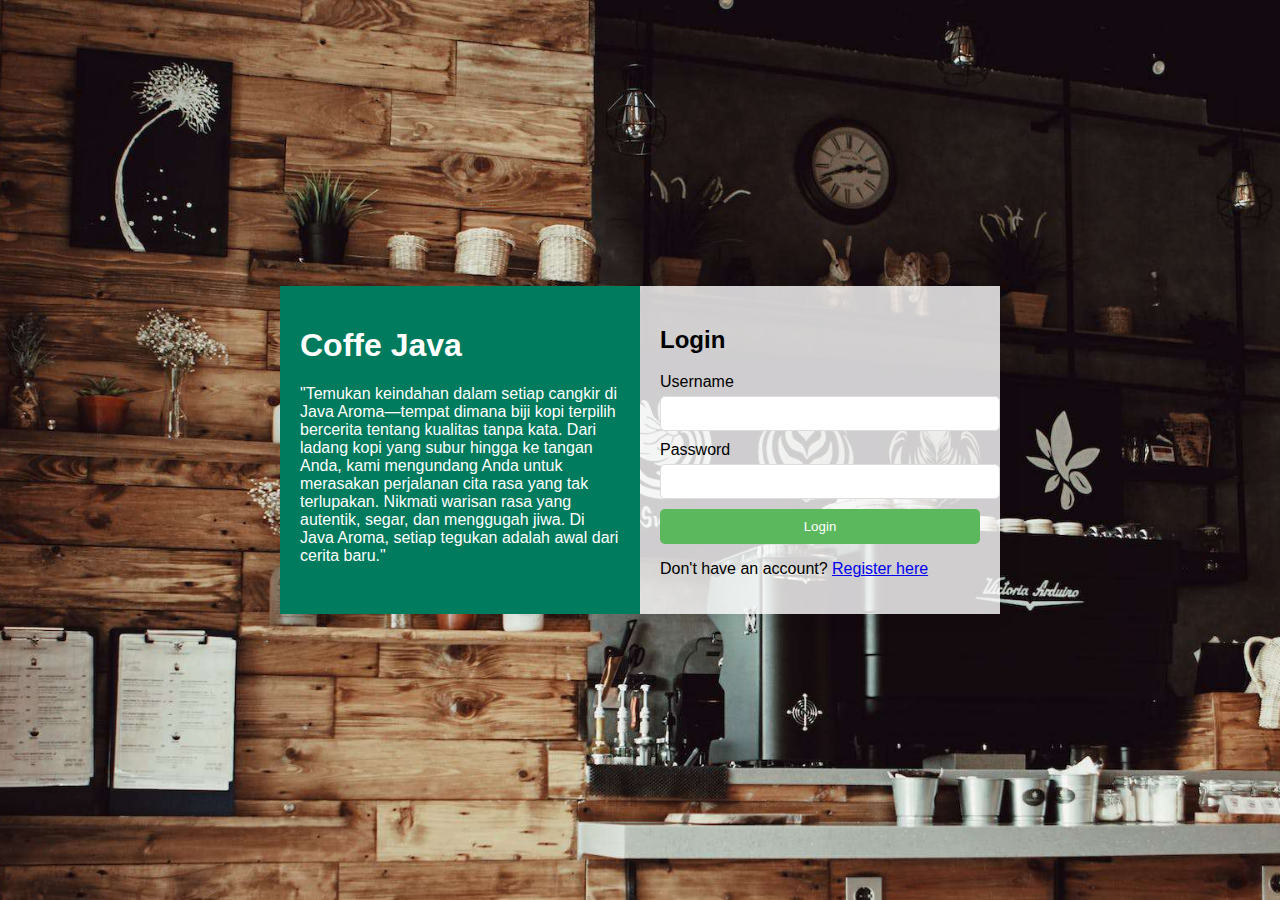
<file: index.html>
<!DOCTYPE html>
<html lang="en" style="height: 100%; margin: 0;">
<head>
<meta charset="UTF-8">
<meta name="viewport" content="width=device-width, initial-scale=1.0">
<title>Kopi Corner - Login & Register</title>
<link rel="stylesheet" href="styles.css">
</head>
<body>
  
<div class="container">
  <div class="info">
    <h1>Coffe Java</h1>
    <p>"Temukan keindahan dalam setiap cangkir di Java Aroma—tempat dimana biji kopi terpilih bercerita tentang kualitas tanpa kata. 
      Dari ladang kopi yang subur hingga ke tangan Anda, kami mengundang Anda untuk merasakan perjalanan cita rasa yang tak terlupakan. 
      Nikmati warisan rasa yang autentik, segar, dan menggugah jiwa. Di Java Aroma, setiap tegukan adalah awal dari cerita baru."</p>
  </div>
  
  <!-- Login Section -->
  <div class="form-container" id="login-section">
    <form id="login-form">
      <h2>Login</h2>
      <div class="form-control">
        <label for="username">Username</label>
        <input type="text" id="username" name="username" required>
      </div>
      <div class="form-control">
        <label for="password">Password</label>
        <input type="password" id="password" name="password" required>
      </div>
      <button type="submit">Login</button>
      <p>Don't have an account? <a href="#" onclick="showRegister()">Register here</a></p>
    </form>
  </div>

  <!-- Register Section -->
  <div class="form-container" id="register-section" style="display: none;">
    <form id="register-form">
      <h2>Register</h2>
      <div class="form-control">
        <label for="new-username">Username</label>
        <input type="text" id="new-username" name="new-username" required>
      </div>
      <div class="form-control">
        <label for="new-password">Password</label>
        <input type="password" id="new-password" name="new-password" required>
      </div>
      <div class="form-control">
        <label for="confirm-password">Confirm Password</label>
        <input type="password" id="confirm-password" name="confirm-password" required>
      </div>
      <button type="submit">Register</button>
      <p>Already have an account? <a href="#" onclick="showLogin()">Login here</a></p>
    </form>
  </div>

</div>
<script src="script.js"></script>
</body>
</html>
</file>
<file: styles.css>
body, html {
    margin: 0;
    font-family: Arial, sans-serif;
    height: 100%;
    display: flex;
    align-items: center;
    justify-content: center;
   
  }
  
  .container {
    display: flex;
    width: 80%;
    max-width: 900px;
    box-shadow: 0 0 20px rgba(0, 0, 0, 0.1);
    background: #fff;
  }

  .form-container {
    padding: 20px;
    flex-basis: 50%;
  }
  
  .info {
    padding: 20px;
    background: #007b5e;
    color: #ffffff;
    flex-basis: 50%;
  }
  
  .login-container {
    padding: 20px;
    flex-basis: 50%;
  
  }
  
  .form-control {
    margin-bottom: 10px;
  }
  
  .form-control label {
    display: block;
    margin-bottom: 5px;
  }
  
  .form-control input {
    width: 100%;
    padding: 9px;
    border: 1px solid #ddd;
    border-radius: 5px;
  }
  
  button {
    width: 100%;
    padding: 10px;
    border: none;
    background: #5cb85c;
    color: white;
    border-radius: 5px;
    cursor: pointer;
  }
  
  button:hover {
    background: #4cae4c;
  }
  body {
    background: url('img/pexels-afta-putta-gunawan-683039.jpg') no-repeat center center fixed;
    -webkit-background-size: cover;
    -moz-background-size: cover;
    -o-background-size: cover;
    background-size: cover;
  }
  
  .container {
    background: rgba(255, 255, 255, 0.8); 
  }
</file>
